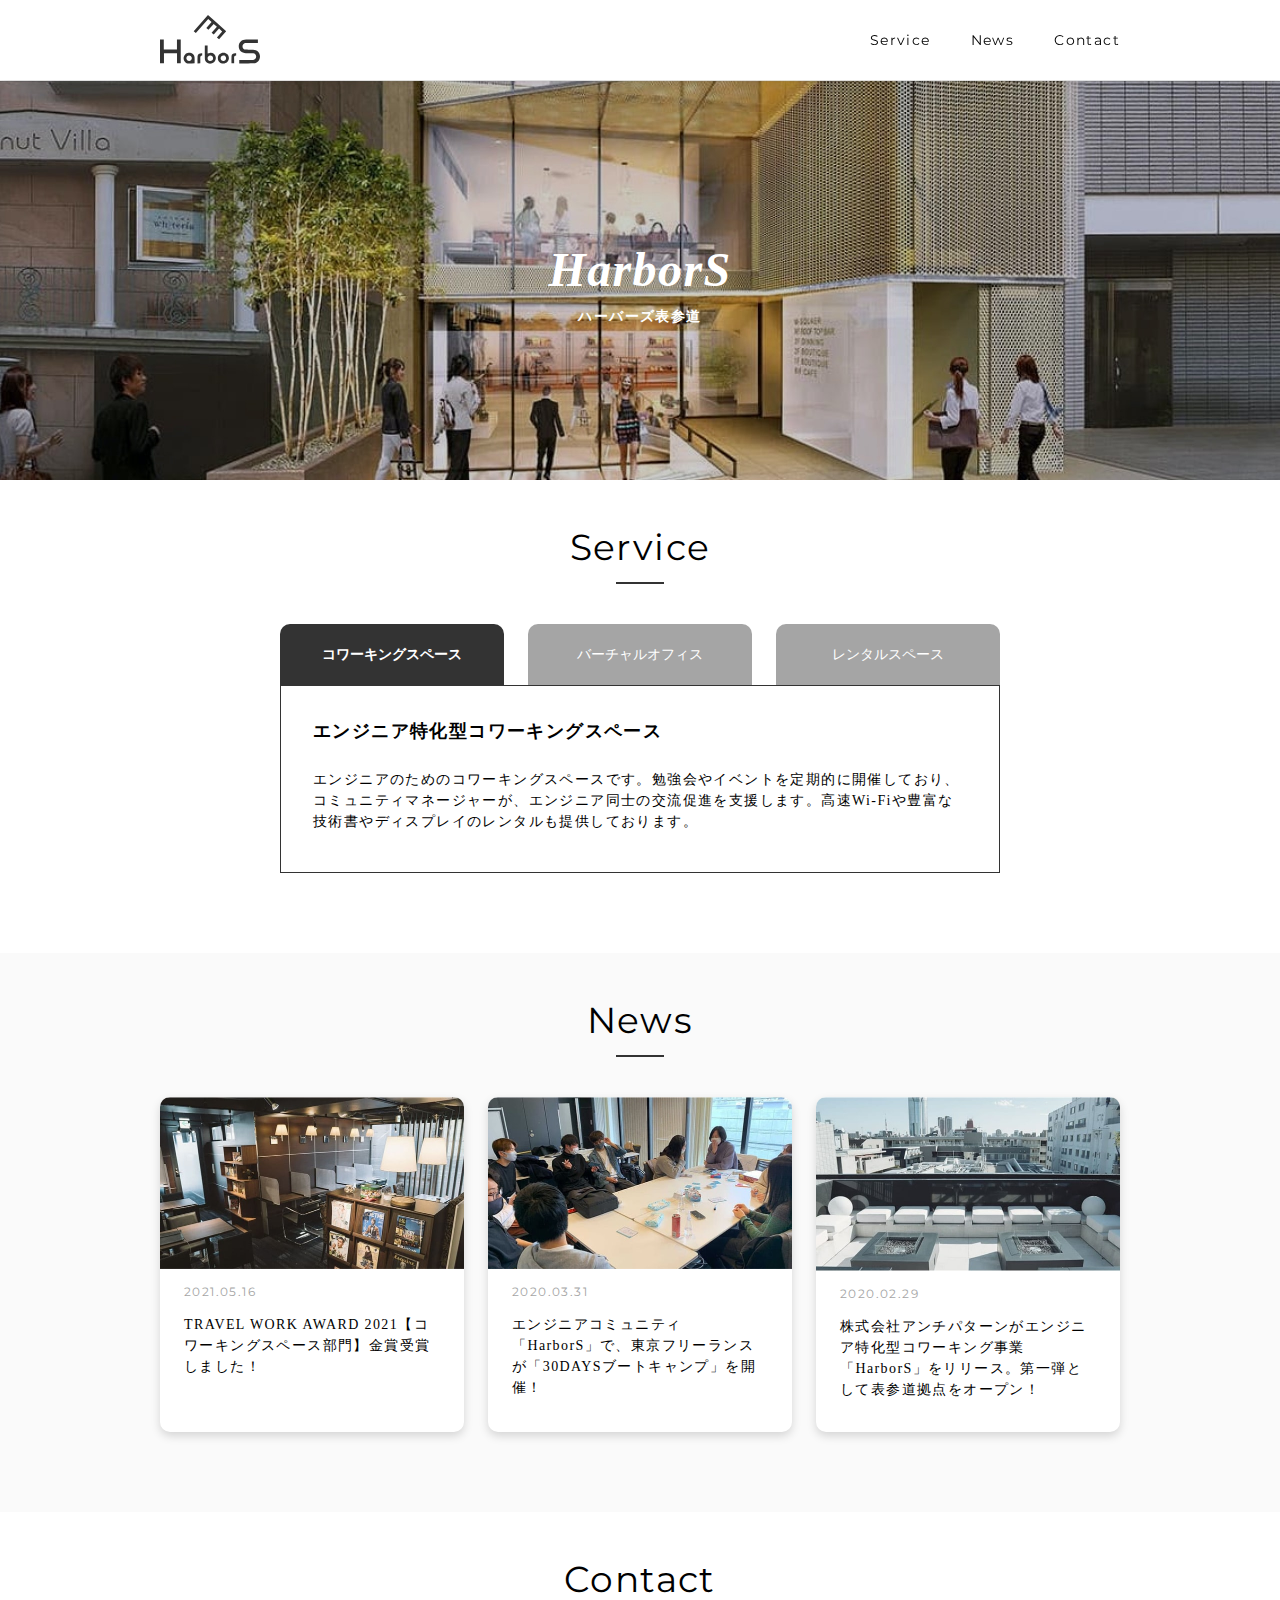
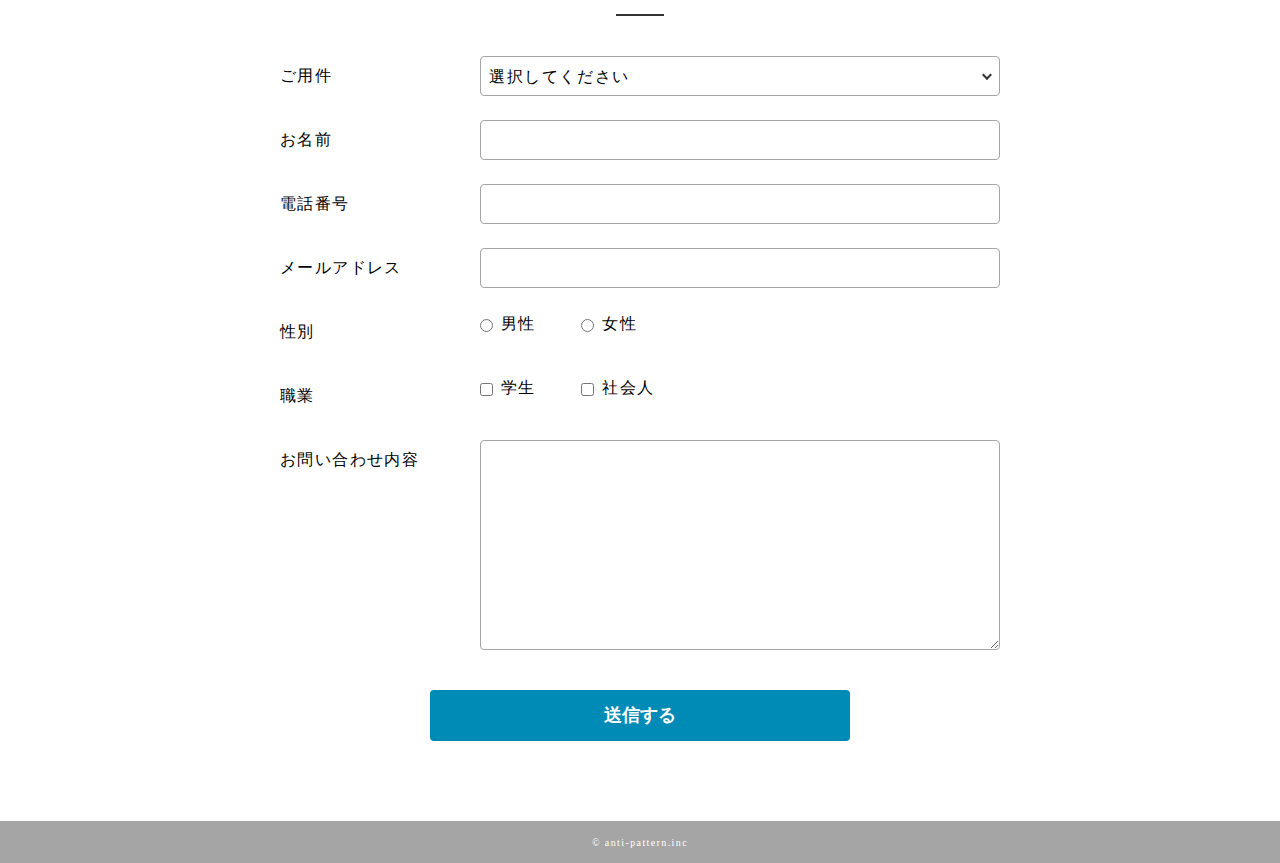
<file: ph1_third_checktest/index_sample.html>
<!DOCTYPE html>
<html lang="ja">
<head>
  <meta charset="UTF-8">
  <meta http-equiv="X-UA-Compatible" content="IE=edge">
  <meta name="viewport" content="width=device-width, initial-scale=1.0">
  <title>HarborS</title>
  <link rel="preconnect" href="https://fonts.googleapis.com">
  <link rel="preconnect" href="https://fonts.gstatic.com" crossorigin>
  <link href="https://fonts.googleapis.com/css2?family=Montserrat:ital,wght@0,400;1,600&family=Noto+Sans+JP:wght@400;700&display=swap" rel="stylesheet">
  <link rel="stylesheet" href="./assets/css/reset.css">
  <link rel="stylesheet" href="./assets/css/style_sample.css">
  <script src="./assets/js/script_sample.js" defer></script>
</head>
<body>

  <header class="header">
    <div class="inner header__inner">
      <h1 class="header__logo"><img src="./assets/img/logo.svg" alt="HarborS"></h1>
      <nav class="header__nav">
        <ul class="header__nav__list">
          <li class="header__nav__item">
            <a href="#service" class="header__nav__item__link">Service</a>
          </li>
          <li class="header__nav__item">
            <a href="#news" class="header__nav__item__link">News</a>
          </li>
          <li class="header__nav__item">
            <a href="#contact" class="header__nav__item__link">Contact</a>
          </li>
        </ul>
      </nav>
    </div>
  </header>
  <!-- /.header -->

  <main class="container">
    <div class="hero">
      <div class="hero__lead">
        <span class="hero__lead__inline hero__lead__inline">HarborS</span>
        ハーバーズ表参道
      </div>
    </div>
    <!-- /.hero -->
    <section id="service" class="section service">
      <div class="inner inner--small">
        <h2 class="title">Service</h2>
        <div class="service__inner">
          <div class="service__tab" role="tablist">
            <button class="service__tab__button" role="tab" aria-controls="panel1" aria-selected="true">コワーキングスペース</button>
            <button class="service__tab__button" role="tab" aria-controls="panel2" aria-selected="false">バーチャルオフィス</button>
            <button class="service__tab__button" role="tab" aria-controls="panel3" aria-selected="false">レンタルスペース</button>
          </div>
          <div class="service__panel">
            <div id="panel1" role="tabpanel" class="service__panel__item">
              <h3 class="service__panel__item__title">エンジニア特化型コワーキングスペース</h3>
              <p class="service__panel__item__text">エンジニアのためのコワーキングスペースです。勉強会やイベントを定期的に開催しており、コミュニティマネージャーが、エンジニア同士の交流促進を支援します。高速Wi-Fiや豊富な技術書やディスプレイのレンタルも提供しております。</p>
            </div>
            <div id="panel2" role="tabpanel" class="service__panel__item" hidden>
              <h3 class="service__panel__item__title">バーチャルオフィス</h3>
              <p class="service__panel__item__text">港区を拠点とするあらゆる業種の事業をサポートするバーチャルオフィスです。“港区南青山”のブランド力のある住所をご利用頂けます。会社設立の際には、本店所在地として法人登記も可能です。</p>
            </div>
            <div id="panel3" role="tabpanel" class="service__panel__item" hidden>
              <h3 class="service__panel__item__title">レンタルスペース</h3>
              <p class="service__panel__item__text">ミーティングや商談、セミナーなどあらゆる利用シーンに適した会議室をご利用頂けます。貸切オープンテラスでは、BBQやプライベートパーティなどのイベントを眺望抜群のロケーションでご利用頂けます。撮影用途でのご利用もご相談ください。</p>
            </div>
          </div>
        </div>
      </div>
    </section>
    <!-- /#service.section -->

    <section id="news" class="section news">
      <div class="inner">
        <h2 class="title">News</h2>
        <div class="news__inner">
          <article class="news__card">
            <a href="#" class="news__card__link">
              <figure class="news__card__image">
                <img src="./assets/img/img-news01.jpg" alt="">
              </figure>
              <div class="news__card__content">
                <time class="news__card__content__time">2021.05.16</time>
                <p class="news__card__content__text">TRAVEL WORK AWARD 2021【コワーキングスペース部門】金賞受賞しました！</p>
              </div>
            </a>
          </article>
          <article class="news__card">
            <a href="#" class="news__card__link">
              <figure class="news__card__image">
                <img src="./assets/img/img-news02.jpg" alt="">
              </figure>
              <div class="news__card__content">
                <time class="news__card__content__time">2020.03.31</time>
                <p class="news__card__content__text">エンジニアコミュニティ「HarborS」で、東京フリーランスが「30DAYSブートキャンプ」を開催！</p>
              </div>
            </a>
          </article>
          <article class="news__card">
            <a href="#" class="news__card__link">
              <figure class="news__card__image">
                <img src="./assets/img/img-news03.jpg" alt="">
              </figure>
              <div class="news__card__content">
                <time class="news__card__content__time">2020.02.29</time>
                <p class="news__card__content__text">株式会社アンチパターンがエンジニア特化型コワーキング事業「HarborS」をリリース。第一弾として表参道拠点をオープン！</p>
              </div>
            </a>
          </article>
        </div>
      </div>
    </section>
    <!-- /#news.section -->

    <section id="contact" class="section contact">
      <div class="inner inner--small">
        <h2 class="title">Contact</h2>
        <form action="/" name="contactForm" class="contact__form">
          <dl class="contact__form__list">
            <div class="contact__form__item">
              <dt><label for="title">ご用件</label></dt>
              <dd>
                <div class="contact__form__item__select">
                  <select id="title" name="title">
                    <option value="選択してください" selected disabled>選択してください</option>
                    <option value="1">1</option>
                    <option value="2">2</option>
                  </select>
                </div>
              </dd>
            </div>
            <div class="contact__form__item">
              <dt><label for="name">お名前</label></dt>
              <dd><input id="name" type="text" name="name"></dd>
            </div>
            <div class="contact__form__item">
              <dt><label for="tel">電話番号</label></dt>
              <dd><input id="tel" type="text" name="tel"></dd>
            </div>
            <div class="contact__form__item">
              <dt><label for="email">メールアドレス</label></dt>
              <dd><input id="email" type="email" name="email"></dd>
            </div>
            <div class="contact__form__item">
              <dt>性別</dt>
              <dd>
                <label><input type="radio" name="sex" value="男性">男性</label>
                <label><input type="radio" name="sex" value="女性">女性</label>
              </dd>
            </div>
            <div class="contact__form__item">
              <dt>職業</dt>
              <dd>
                <label><input type="checkbox" name="job" value="学生">学生</label>
                <label><input type="checkbox" name="job" value="社会人">社会人</label>
              </dd>
            </div>
            <div class="contact__form__item">
              <dt><label for="content">お問い合わせ内容</label></dt>
              <dd><textarea id="content" type="text" name="content"></textarea></dd>
            </div>
          </dl>
          <div class="contact__form__footer">
            <button class="contact__form__button">送信する</button>
          </div>
        </form>
      </div>
    </section>
    <!-- /#contact.section -->
  </main>
  <!-- /.container -->
  <footer class="footer">
    <small lang="en">©︎ anti-pattern.inc</small>
  </footer>
  <!-- /.footer -->
</body>
</html>
</file>
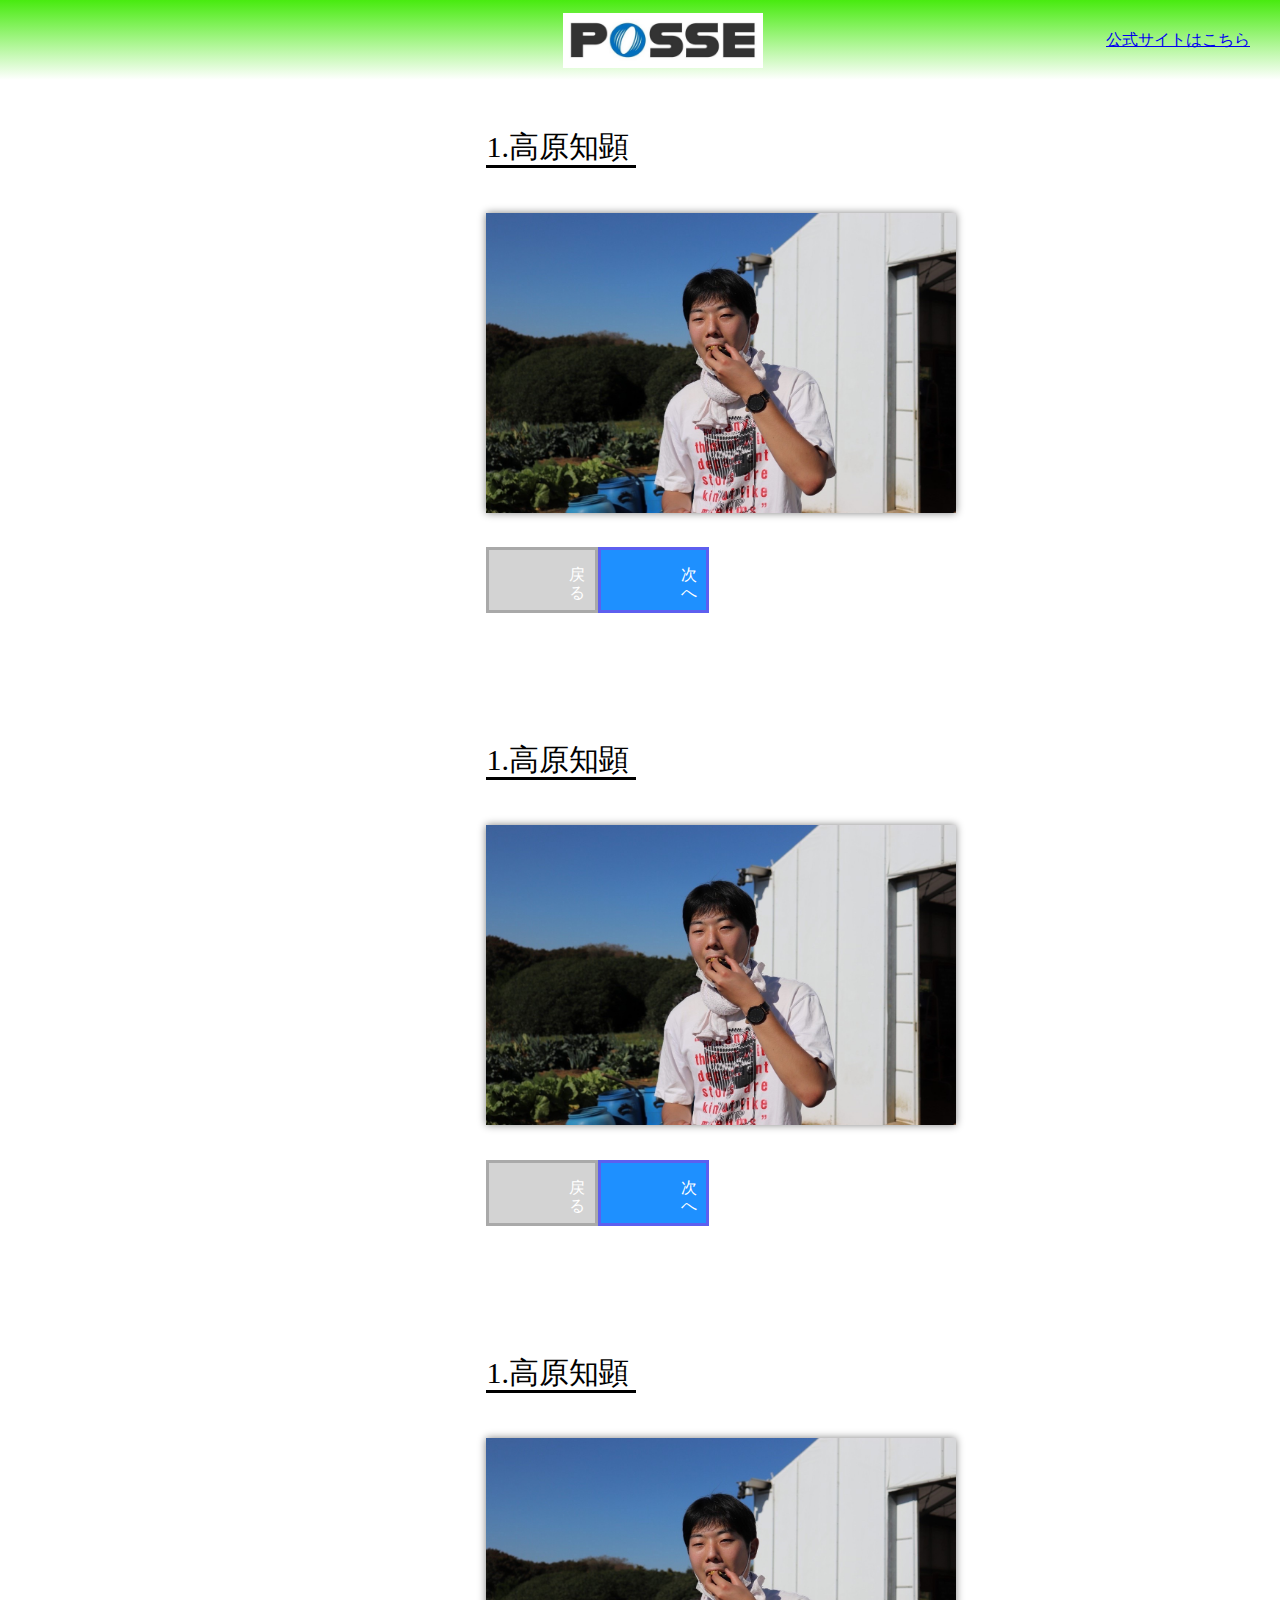
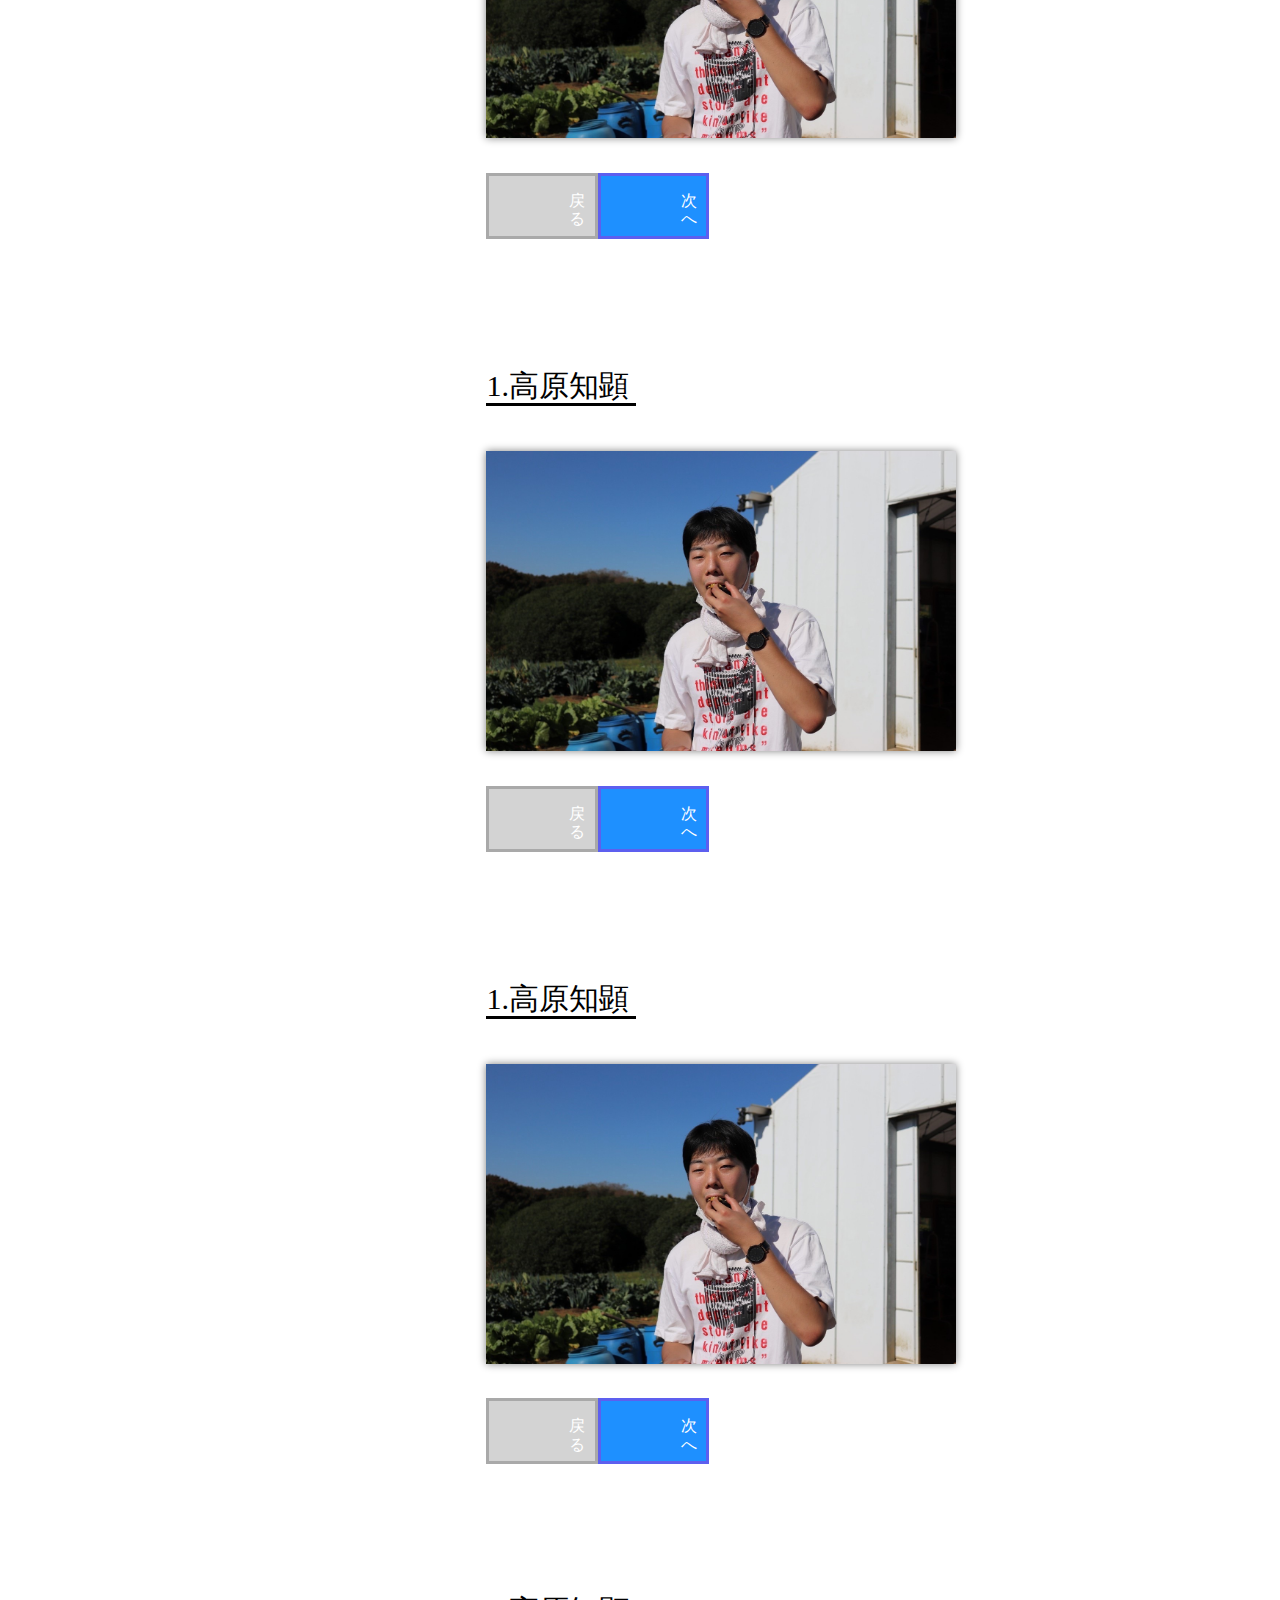
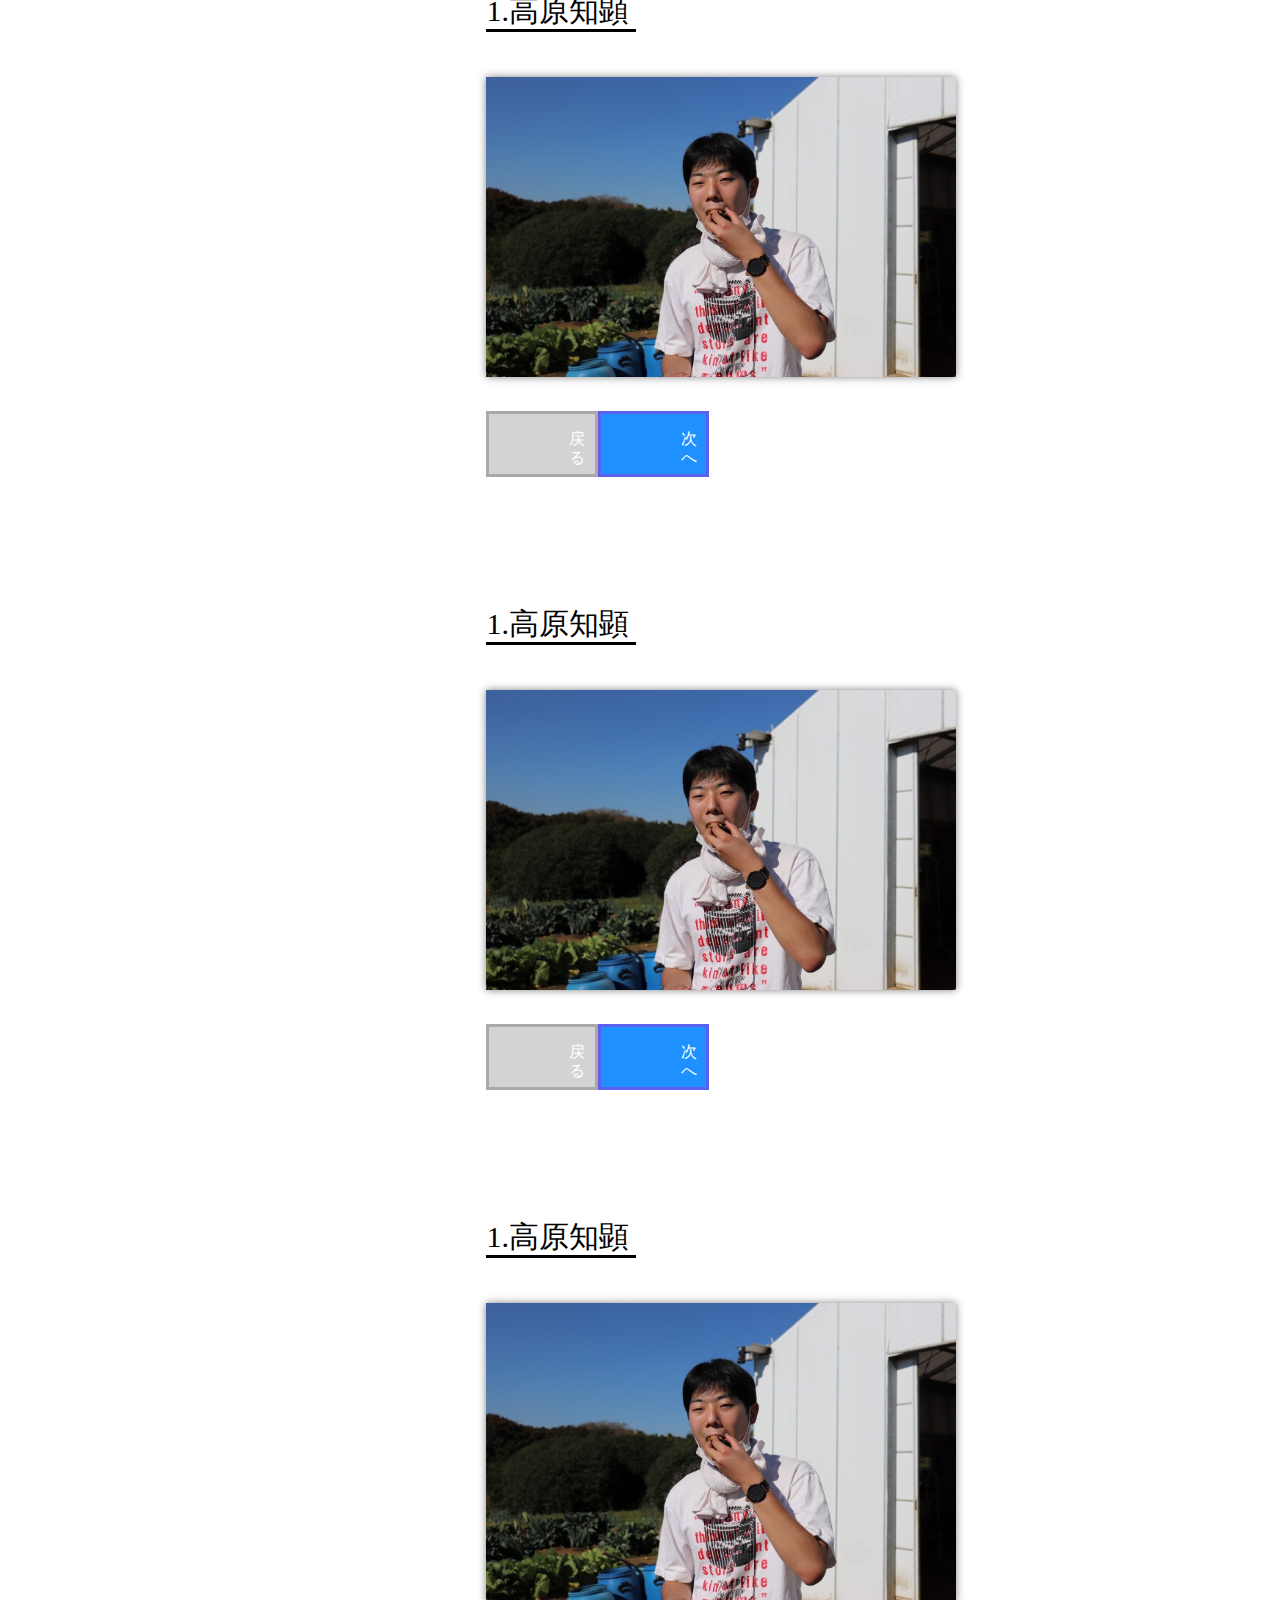
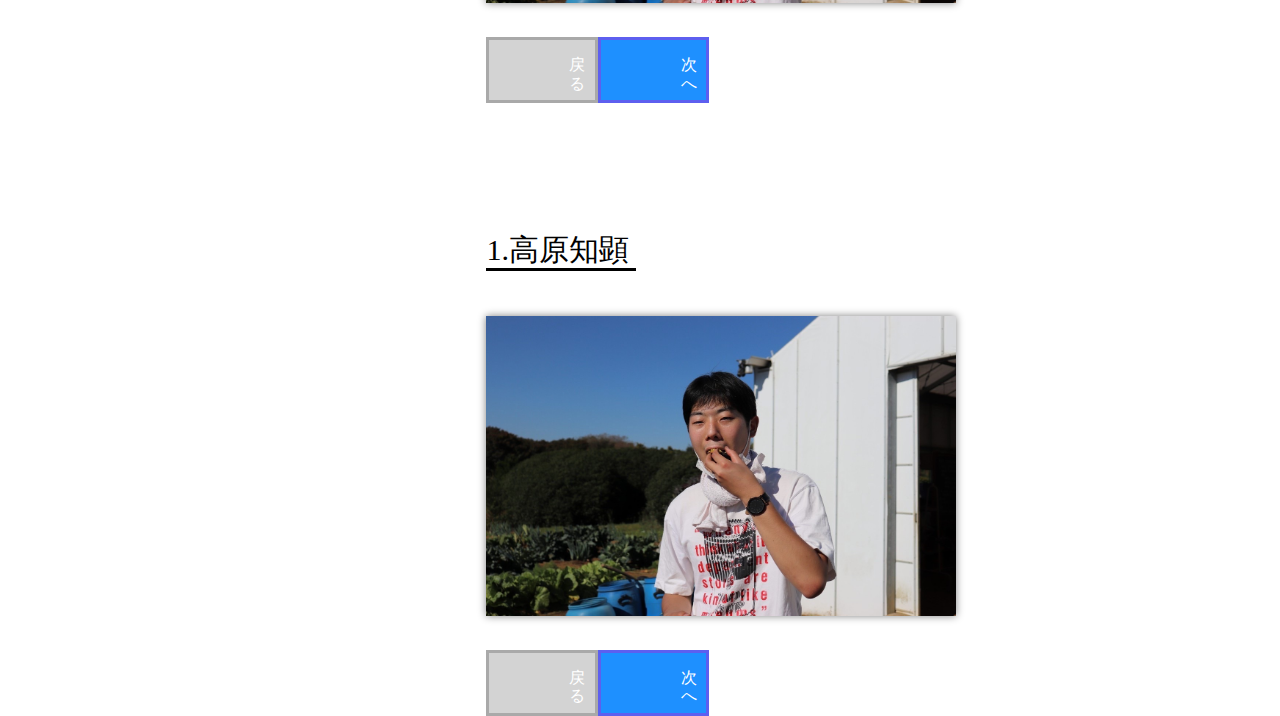
<file: rookie_hackathon-2021-team2B/rookie_hackathon.html>
<!DOCTYPE html>
<html lang="ja">
<head>
  <meta charset="UTF-8">
  <meta http-equiv="X-UA-Compatible" content="IE=edge">
  <meta name="viewport" content="width=device-width, initial-scale=1.0">
  <link rel="stylesheet" href="reset.css">
  <link rel="stylesheet" href="rookie_hackathon.css">

  <title>高原知顕</title>
</head>

<body>
  <header>
    <div class="header-inner">
    <img class="image" src="posseimg.jpg" alt="公式写真">
    <nav class="global-nav"><a href="https://posse-ap.com/">公式サイトはこちら</a></nav>
    </div>
  </header>
  <div id="introDivWrapper">
  <!-- <main class= "main">
  <div>
    <p class="name">1.高原知顕</p>
  </div>
  
  <div class="profile-pic">
    <img class="image-tomoaki" id="imageTomoaki" src="tomoaki.jpg" alt="ともあきの写真">
  </div>
  
  <div class="button">
    <div class="back-button" id="backButton"><p class="box-name">戻る</p></div>
    <div class="next-button" id="nextButton"><p class="box-name">次へ</p></div>
  </div>

  <div class="introduction" id="introduction">
    <ul class="introduction-content">
      <li class="option">・出身地：東京都</li>
      <li class="option">・生年月日：2002年2月10日</li>
      <li class="option">・星座：水瓶座</li>
      <li class="option">・血液型：不明</li>
    </ul>
  </div>

  <div class="button-2">
    <div class="back-button-2" id="backButton2"><p class="box-name">戻る</p></div>
    <div class="next-button-2" id="nextButton2"><p class="box-name">次へ</p></div>
  </div>

  </main> -->
  <script src="rookie_hackathon.js" defer></script>
</body>
</html>
</file>
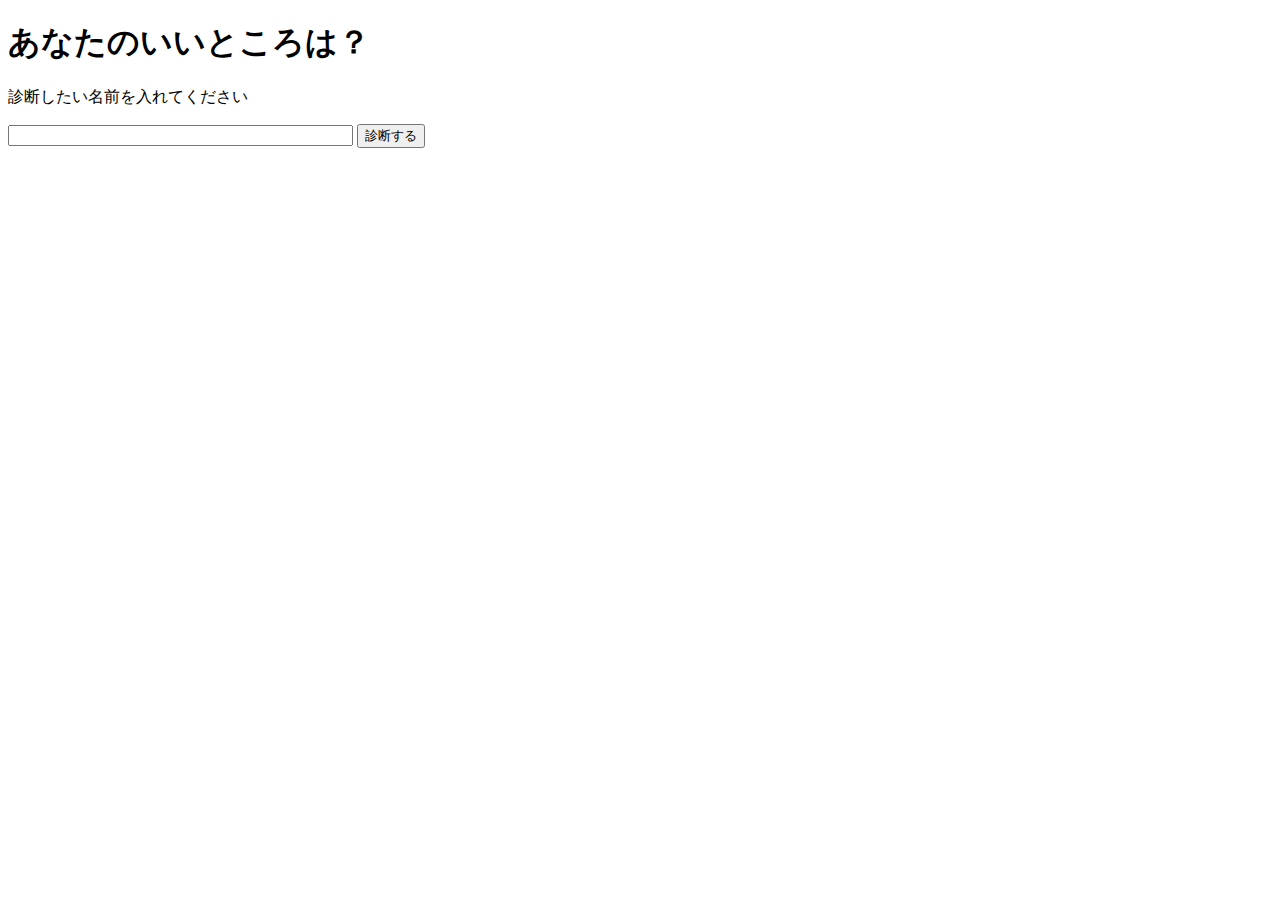
<file: shindan/shindan.html>
<!DOCTYPE html>
<html lang="ja">
<head>
  <meta charset="UTF-8">
  <meta http-equiv="X-UA-Compatible" content="IE=edge">
  <meta name="viewport" content="width=device-width, initial-scale=1.0">
  <title>あなたのいいところ診断</title>
</head>
<body>
  <h1>あなたのいいところは？</h1>
  <p>診断したい名前を入れてください</p>
  <input type="text" id="user-name" size="40" maxlength="20" />
  <button id="assessment">診断する</button>
  <div id="result-area"></div>
  <div id="tweet-area"></div>
  <script src="shindan.js"></script>
</body>
</html>
</file>
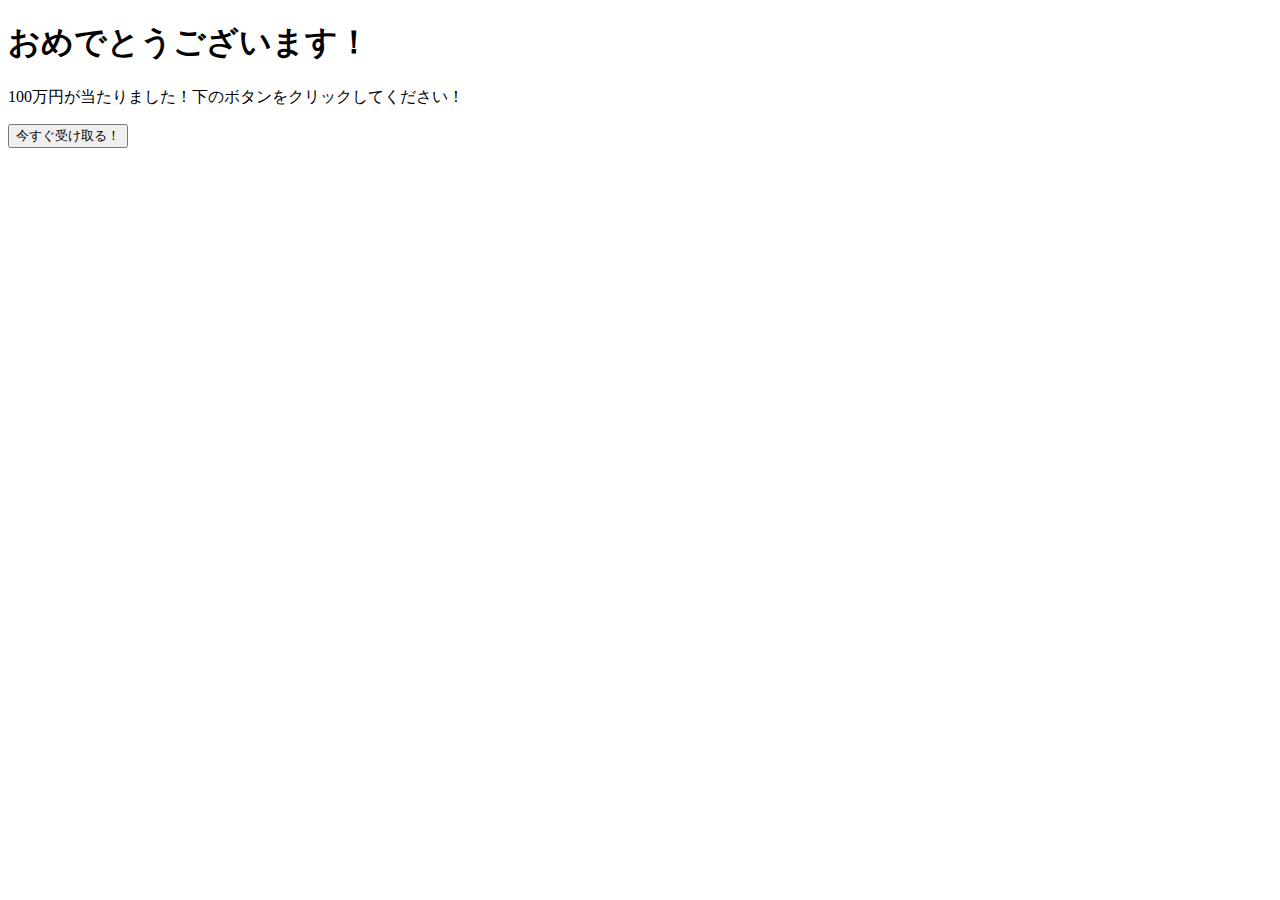
<file: basic_php_webdev-master/CSRF/winner.html>
<!DOCTYPE html>
<html lang="ja">
<head>
  <meta charset="utf-8">
  <title>当選しました！</title>
</head>
<body>
  <h1>おめでとうございます！</h1>
  <form action="http://localhost:8080/index.php" method="post">
    <p>100万円が当たりました！下のボタンをクリックしてください！</p>
    <input type="hidden" name="message" value="犯行予告！！！！">
    <button>今すぐ受け取る！</button>
  </form>
</body>
</html>
</file>
<file: ph1_third_checktest/assets/css/style_sample.css>
/*==========================================================================
# common
========================================================================== */
body {
  font-size: 14px;
  line-height: 1.5;
  letter-spacing: 0.1em;
}

.container {
  padding-top: 80px;
}

.section {
  padding: 40px 40px 80px;
}

.inner {
  max-width: 960px;
  margin: 0 auto;
}
.inner--small {
  max-width: 720px;
}

.title {
  font-size: 36px;
  font-family: "Montserrat", sans-serif;
  text-align: center;
  margin-bottom: 40px;
}
.title::after {
  content: "";
  display: block;
  width: 48px;
  height: 2px;
  margin: 8px auto 0;
  background: #333;
}

/*==========================================================================
# header
========================================================================== */
.header {
  position: fixed;
  height: 80px;
  top: 0;
  left: 0;
  right: 0;
  align-items: center;
  background: #fff;
  box-shadow: 0 0 10px rgba(0, 0, 0, 0.15);
  z-index: 100;
}
.header__inner {
  display: flex;
  align-items: center;
  justify-content: flex-end;
  height: 100%;
}
.header__nav {
  margin-left: auto;
}
.header__nav__list {
  display: flex;
}
.header__nav__item + .header__nav__item {
  margin-left: 40px;
}
.header__nav__item__link {
  font-family: "Montserrat", sans-serif;
}

/*==========================================================================
# hero
========================================================================== */
.hero {
  height: 400px;
  position: relative;
  background: url(../img/img-hero.jpg) center center/cover;
}
.hero__lead {
  position: absolute;
  top: 50%;
  left: 50%;
  transform: translate(-50%, -50%);
  text-align: center;
  font-weight: bold;
  color: #fff;
}
.hero__lead__inline {
  display: block;
  font-size: 48px;
  font-style: italic;
}

/*==========================================================================
# service
========================================================================== */
.service__tab {
  display: flex;
  gap: 24px;
}
.service__tab__button {
  background: #a5a5a5;
  color: #fff;
  border-radius: 10px 10px 0 0;
  width: 33.3333%;
  text-align: center;
  padding: 20px 8px;
}
.service__tab__button[aria-selected=true] {
  background: #333;
  font-weight: bold;
}
.service__panel {
  border: solid 1px #333;
  padding: 32px 32px 40px;
}
.service__panel__item[aria-hidden=true] {
  display: none;
}
.service__panel__item__title {
  font-size: 18px;
  font-weight: bold;
}
.service__panel__item__text {
  margin-top: 24px;
}

/*==========================================================================
# news
========================================================================== */
.news {
  background: #fafafa;
}
.news__inner {
  display: flex;
  gap: 24px;
}
.news__card {
  width: 33.3333%;
  border-radius: 10px;
  box-shadow: 0 4px 10px rgba(0, 0, 0, 0.15);
  background: #fff;
  overflow: hidden;
}
.news__card__link {
  display: block;
}
.news__card__image img {
  width: 100%;
}
.news__card__content {
  padding: 12px 24px 32px;
}
.news__card__content__time {
  font-family: "Montserrat", sans-serif;
  font-size: 12px;
  color: #a5a5a5;
}
.news__card__content__text {
  margin-top: 12px;
}

/*==========================================================================
# contact
========================================================================== */
.contact__form__item {
  display: flex;
}
.contact__form__item + .contact__form__item {
  margin-top: 24px;
}
.contact__form__item dt {
  flex: 0 0 140px;
  font-size: 16px;
  line-height: 40px;
}
.contact__form__item dd {
  flex: 0 1 100%;
  margin-left: 60px;
  font-size: 16px;
}
.contact__form__item label + label {
  margin-left: 40px;
}
.contact__form__item input[type=radio],
.contact__form__item input[type=checkbox] {
  margin-right: 8px;
}
.contact__form__item select,
.contact__form__item input[type=text],
.contact__form__item input[type=email],
.contact__form__item textarea {
  font-size: 16px;
  border: solid 1px #a5a5a5;
  border-radius: 4px;
  width: 100%;
  height: 40px;
  padding: 8px;
  letter-spacing: 0.1em;
}
.contact__form__item textarea {
  height: 210px;
}
.contact__form__item__select {
  position: relative;
}
.contact__form__item__select::before {
  content: "";
  display: block;
  width: 7px;
  height: 7px;
  border-right: solid 2px #333;
  border-bottom: solid 2px #333;
  pointer-events: none;
  position: absolute;
  right: 12px;
  top: calc(50% - 2px);
  transform: rotate(45deg) translate(0, -50%);
}
.contact__form__footer {
  text-align: center;
  margin-top: 40px;
}
.contact__form__button {
  font-size: 18px;
  font-weight: bold;
  background: #008bb7;
  border-radius: 4px;
  min-width: 420px;
  color: #fff;
  padding: 12px;
}

/*==========================================================================
# footer
========================================================================== */
.footer {
  background: #a5a5a5;
  color: #fff;
  font-size: 12px;
  text-align: center;
  padding: 12px;
}
</file>
<file: rookie_hackathon-2021-team2B/rookie_hackathon.css>
/* ヘッダー全体 */
header {
  width: 100%;
  height: 80px;
  position: fixed;
  top: 0;
  left: 0;
}

/* メイン全体 */
.main{
  margin-left: 38%;
}

/* ヘッダーの要素 */
.header-inner {
  background: -moz-linear-gradient(top, #48EB0F, #FFFFFF);
  background: -webkit-linear-gradient(top, #48EB0F, #FFFFFF);
  background-color: linear-gradient(to bottom,#48EB0F, #FFFFFF);
  height: 80px;
  display: flex;
  justify-content: space-between;
  align-items: center;
  margin: auto;

}

/* POSSEの画像 */
.image {
  width: 200px;
  height: 55px;
  display: block;
  margin-left: 44%;
}

/* ハイパーリンク */
.global-nav {
  padding-right: 30px;
}

/* たかはら */
.name {
  font-size: 30px;
  border-bottom: solid;
  padding-top: 100px;
  margin-bottom: 45px;
  width: 150px;
}

/* ともあきの画像 */
.image-tomoaki {
  height: 300px;
  width: 470px;
  margin-bottom: 30px;
  box-shadow: 0 0 8px gray;
}

/* ボタン全体 */
.button{
  width: 470px;
  display: flex;
  justify-content: space-between;
}

/* 戻るボタン */
.back-button{
  border: 3px solid #a9a9a9;
  background-color: #d3d3d3;
  width: 200px;
  height:60px;
}

/* 次へボタン */
.next-button{
  border: 3px solid #5d5fef;
  background-color: #1e90ff;
  width: 200px;
  height: 60px;
  transition: all 0.1s ease 0s;
}
/* 次へボタンのホバー */
.next-button:hover{
  box-shadow: 0 3px 6px 0 rgba(0,0,0,0.25);
  transform: translateY(-0.1875em);
}

/* 自己紹介全体 */
.introduction{
  background-color: #3cb371;
  width: 470px;
  height: 300px;
  box-shadow: 0 0 20px gray inset;
  margin-bottom: 30px;
  position: relative;
  display:none
}

/* 自己紹介タイトル */
.introduction-title{
  font-size: 25px;
  font-weight: bold;
  text-decoration: underline;
  width: 100px;
  padding-top: 45px;
  padding-left: 30px;
  padding-bottom: 45px;
  margin: 0;
  position:absolute;
}

/* 自己紹介中身 */
.introduction-content{
  margin: 0;
  font-size:20px;
  padding-left: 45px;
  padding-top: 115px;
  position: absolute;
}
/* 自己紹介箇条書き */
ul{
  list-style: none;
}

/* 変化後のボタン全体 */
.button-2{
  width: 470px;
  display: flex;
  justify-content: space-between;
}

/* 変化後の戻るボタン */
.back-button-2{
  font-size: 18px;
  border: 3px solid #ef5da8;
  background-color: #ee82ee;
  width: 200px;
  height:60px;
  display:none;
  transition: all 0.1s ease 0s;
}

/* 変化後の戻るボタンホバー */
.back-button-2:hover{
  box-shadow: 0 3px 6px 0 rgba(0,0,0,0.25);
  transform: translateY(-0.1875em);
}
/* 変化後の次へボタン */
.next-button-2{
  font-size: 18px;
  border: 3px solid #a9a9a9;
  background-color: #d3d3d3;
  width: 200px;
  height:60px;
  display:none;
}

/* ボタン内の文字 */
.box-name{
  padding-left: 80px;
  color:white;
}
</file>
